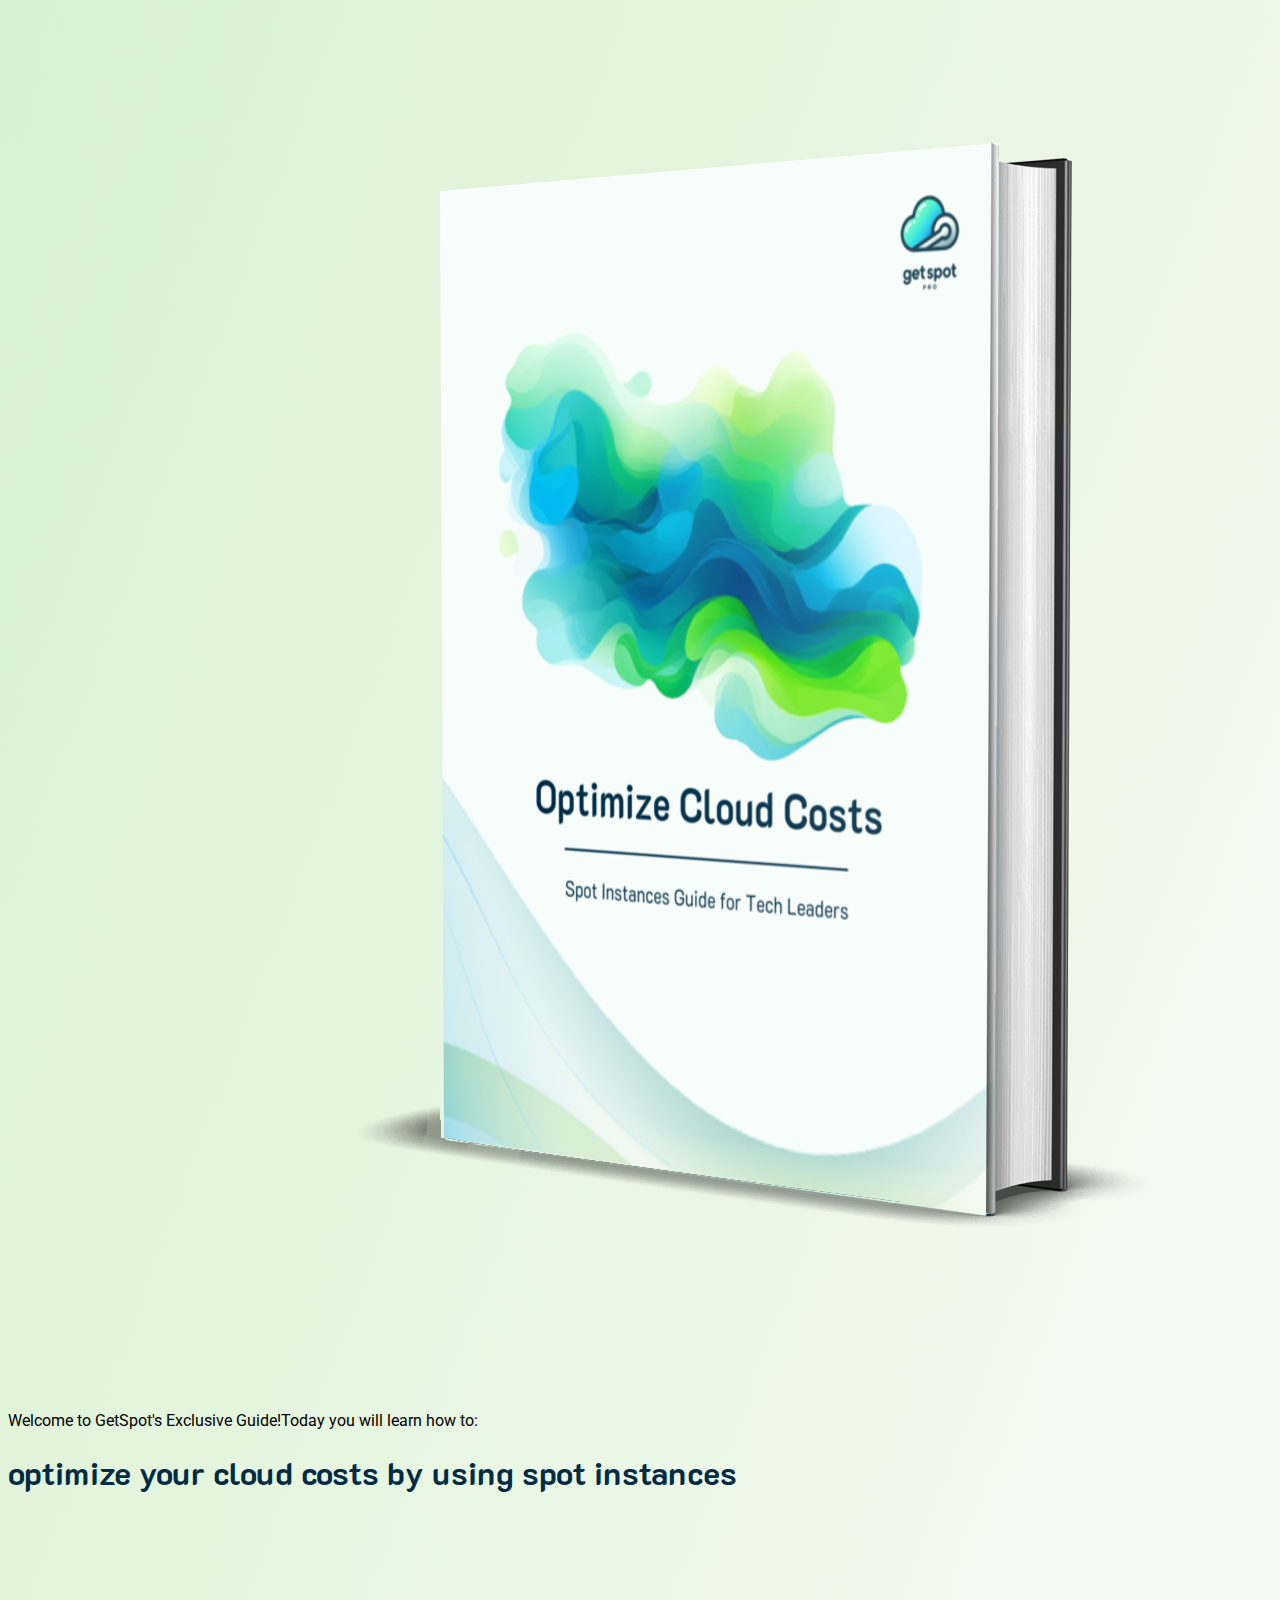
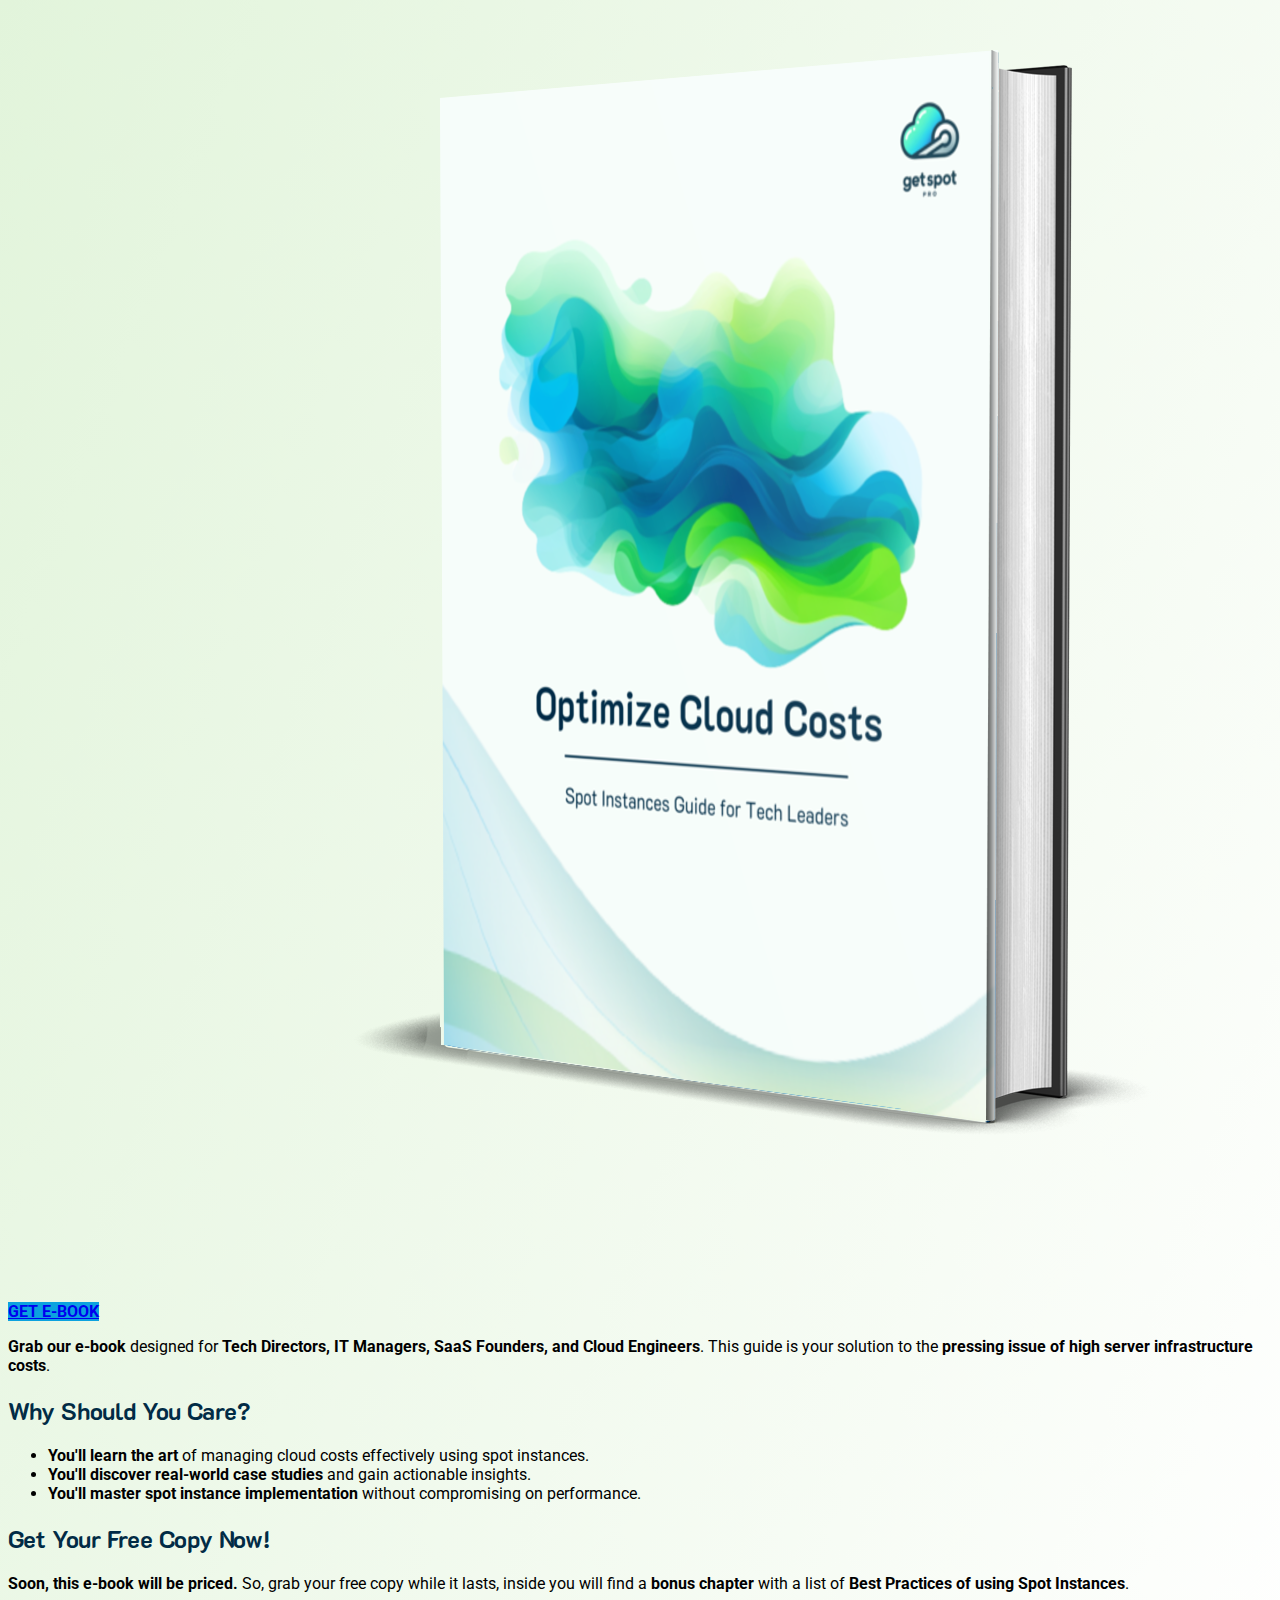
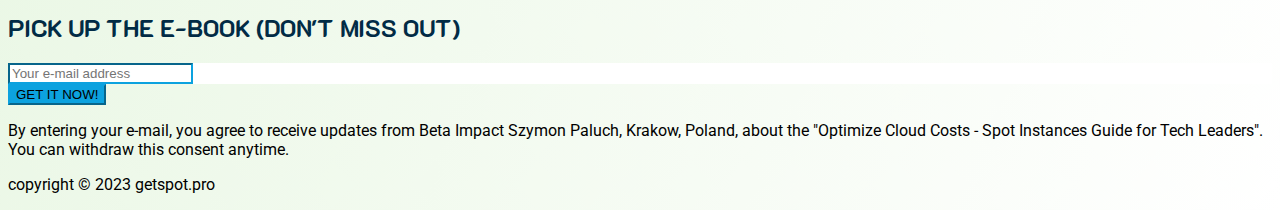
<file: index.html>
<!DOCTYPE html>
<html lang="pl">
  <head>
    <meta charset="UTF-8">
    <title>Optimize Cloud Costs – Spot Instances Guide for Tech Leaders | GetSpot - </title>
    <meta name="viewport" content="width=device-width, initial-scale=1.0">
    <link rel="apple-touch-icon" sizes="180x180" href="/apple-touch-icon.png">
    <link rel="icon" type="image/png" sizes="32x32" href="/img/favicon-32x32.png">
    <link rel="icon" type="image/png" sizes="192x192" href="/img/android-chrome-192x192.png">
    <link rel="icon" type="image/png" sizes="16x16" href="/img/favicon-16x16.png">
    <link rel="manifest" href="/site.webmanifest">
    <link rel="mask-icon" href="/img/safari-pinned-tab.svg" color="#0ca2df">
    <meta name="apple-mobile-web-app-title" content="GetSpot">
    <meta name="application-name" content="GetSpot">
    <meta name="msapplication-TileColor" content="#f6fdfa">
    <meta name="msapplication-TileImage" content="/img/mstile-144x144.png">
    <meta name="theme-color" content="#f6fdfa">
    <link href="https://fonts.googleapis.com/css2?family=Roboto:wght@400;700&family=K2D:wght@400;700&display=swap" rel="stylesheet">
    <!-- Bootstrap CSS -->
    <link href="https://cdn.jsdelivr.net/npm/bootstrap@5.3.2/dist/css/bootstrap.min.css" rel="stylesheet" integrity="sha384-T3c6CoIi6uLrA9TneNEoa7RxnatzjcDSCmG1MXxSR1GAsXEV/Dwwykc2MPK8M2HN" crossorigin="anonymous">
    <!-- Optional: Bootstrap Icons -->
    <link href="https://cdn.jsdelivr.net/npm/bootstrap-icons@1.10.0/font/bootstrap-icons.css" rel="stylesheet">

    <link rel="stylesheet" href="css/styles.css">
    <!-- Meta Pixel Code -->
    <script>
        !function(f,b,e,v,n,t,s)
        {if(f.fbq)return;n=f.fbq=function(){n.callMethod?
        n.callMethod.apply(n,arguments):n.queue.push(arguments)};
        if(!f._fbq)f._fbq=n;n.push=n;n.loaded=!0;n.version='2.0';
        n.queue=[];t=b.createElement(e);t.async=!0;
        t.src=v;s=b.getElementsByTagName(e)[0];
        s.parentNode.insertBefore(t,s)}(window, document,'script',
        'https://connect.facebook.net/en_US/fbevents.js');
        fbq('init', '3516967385287315');
        fbq('track', 'PageView');
    </script>
    <!-- End Meta Pixel Code -->
    <!-- Google tag (gtag.js) -->
    <script async src="https://www.googletagmanager.com/gtag/js?id=G-XL5JF9QCM0"></script>
    <script>
    window.dataLayer = window.dataLayer || [];
    function gtag(){dataLayer.push(arguments);}
    gtag('js', new Date());

    gtag('config', 'G-XL5JF9QCM0');
    </script>
    <!-- Hotjar Tracking Code for GetSpot -->
    <script>
        (function(h,o,t,j,a,r){
            h.hj=h.hj||function(){(h.hj.q=h.hj.q||[]).push(arguments)};
            h._hjSettings={hjid:3699231,hjsv:6};
            a=o.getElementsByTagName('head')[0];
            r=o.createElement('script');r.async=1;
            r.src=t+h._hjSettings.hjid+j+h._hjSettings.hjsv;
            a.appendChild(r);
        })(window,document,'https://static.hotjar.com/c/hotjar-','.js?sv=');
    </script>
  </head>
  <body>
    <!-- Meta Pixel Noscript Code -->
    <noscript>
        <img height="1" width="1" style="display:none"
        src="https://www.facebook.com/tr?id=3516967385287315&ev=PageView&noscript=1"
        />
        <img height="1" width="1" style="display:none"
        src="https://www.facebook.com/tr?id=3516967385287315&ev=CompleteRegistration&noscript=1"
        />
    </noscript>
    <!-- End Meta Pixel NoscriptCode -->
    <header class="pt-2 pt-lg-4">
      <div class="container">
        <div class="row justify-content-lg-between align-items-center flex-lg-row">
            <div class="col-lg-5 col-12 d-none d-lg-block">
                <img src="/img/cover.png" alt="" class="w-100">
            </div>
            <div class="col-lg-7 col-12">
                <p class="my-4 fw-bold text-uppercase fs-5">
                    Welcome to GetSpot's Exclusive Guide!Today you will learn how to:
                </p>
                <h1 class="display-8 text-uppercase mb-4 fs-1 text-center">
                    optimize your cloud costs by&nbsp;using spot instances
                </h1>
                <div class="row flex">
                    <div class="col-lg-5 col-12 d-block d-lg-none">
                        <img src="/img/cover.png" alt="" class="w-50 d-block" style="margin: auto;">
                        <a href="#" id="scroll-arrow" class="scroll-arrow btn btn-primary btn-lg text-uppercase rounded-0">
                            <strong>GET E-BOOK</strong>
                        </a>  
                    </div>
                </div>
                <p class="mt-3 mb-3 fs-5">
                <strong>Grab our e-book</strong> designed for <strong>Tech Directors, IT Managers, SaaS Founders, and Cloud Engineers</strong>. This guide is your solution to the <strong>pressing issue of high server infrastructure costs</strong>.
                </p>         
                <h2 class="mt-lg-3 mb-3 fs-5">
                    Why Should You Care?  
                </h2>
                <ul class="mt-lg-3 mb-3 fs-5">
                    <li><strong>You'll learn the art</strong> of managing cloud costs effectively using spot instances.</li>
                    <li><strong>You'll discover real-world case studies</strong> and gain actionable insights.</li>
                    <li><strong>You'll master spot instance implementation</strong> without compromising on performance.</li>                
                </ul>                
                <h2 class="mt-lg-3 mb-3 fs-5">
                    Get Your Free Copy Now!
                </h2>
                <p class="mt-lg-3 mb-3 fs-5">
                    <strong>Soon, this e-book will be priced.</strong> So, grab your free copy while it lasts, inside you will find a <strong>bonus chapter</strong> with a list of <strong>Best Practices of using Spot Instances</strong>.
                </p>
                
                
                <h2 class="my-4 fs-3 fw-bold text-uppercase text-center">
                    PICK UP THE E-BOOK (DON'T MISS OUT)
                </h2>
                <div class="row mb-4">
                <div id="mlb2-8597739" class="ml-form-embedContainer ml-subscribe-form ml-subscribe-form-8597739 col-sm-12">
                    <form action="https://assets.mailerlite.com/jsonp/500457/forms/102277418700506732/subscribe" data-code="" method="post" target="_blank" class="d-flex ml-block-form">
                    <div class="input-group rounded-0 border-0 form-primary">
                        <div class="input-group-text rounded-0 border-end-0  ps-4 pe-2 form-primary"></div>
                        <input type="email" placeholder="Your e-mail address" class="form-control border-start-0 rounded-0 ps-1 form-primary" required="required"  data-inputmask="" name="fields[email]"  autocomplete="email">
                        <input type="hidden" name="ml-submit" value="1">
                    </div>
                    <button type="submit" class="btn btn-primary rounded-0 text-uppercase">GET IT NOW!</button>
                    </form>
                </div>
                </div>
                <p class="mb-0 fs-6">
                    By entering your e-mail, you agree to receive updates from Beta Impact Szymon Paluch, Krakow, Poland, about the "Optimize Cloud Costs - Spot Instances Guide for Tech Leaders". You can withdraw this consent anytime.
                </p>
          </div>
        </div>
      </div>
    </header>
    <footer class="pb-md-4 py-2 text-center ">
      <div class="container">
        <div class="my-2 border-bottom border-dark-3"></div>
        <p class="fs-5 mb-0">
          copyright © 2023 getspot.pro
        </p>
      </div>
    </footer>
    <script>
        function ml_webform_success_8597739() {
            try {
                window.top.location.href = 'https://getspot.pro/thank-you';
            } catch (e) {
                window.location.href = 'https://getspot.pro/thank-you';
            }
        }
    </script>


    <script src="https://groot.mailerlite.com/js/w/webforms.min.js?v1f25ee4b05f240a833e02c19975434a4" type="text/javascript"></script>
    <script>
        fetch("https://assets.mailerlite.com/jsonp/500457/forms/102277418700506732/takel")
    </script>

    <!-- Bootstrap JS & Popper.js -->
    <script src="https://cdn.jsdelivr.net/npm/bootstrap@5.3.2/dist/js/bootstrap.bundle.min.js" integrity="sha384-C6RzsynM9kWDrMNeT87bh95OGNyZPhcTNXj1NW7RuBCsyN/o0jlpcV8Qyq46cDfL" crossorigin="anonymous"></script>
    <script src="js/script.js" defer></script>
  </body>
</html>
</file>
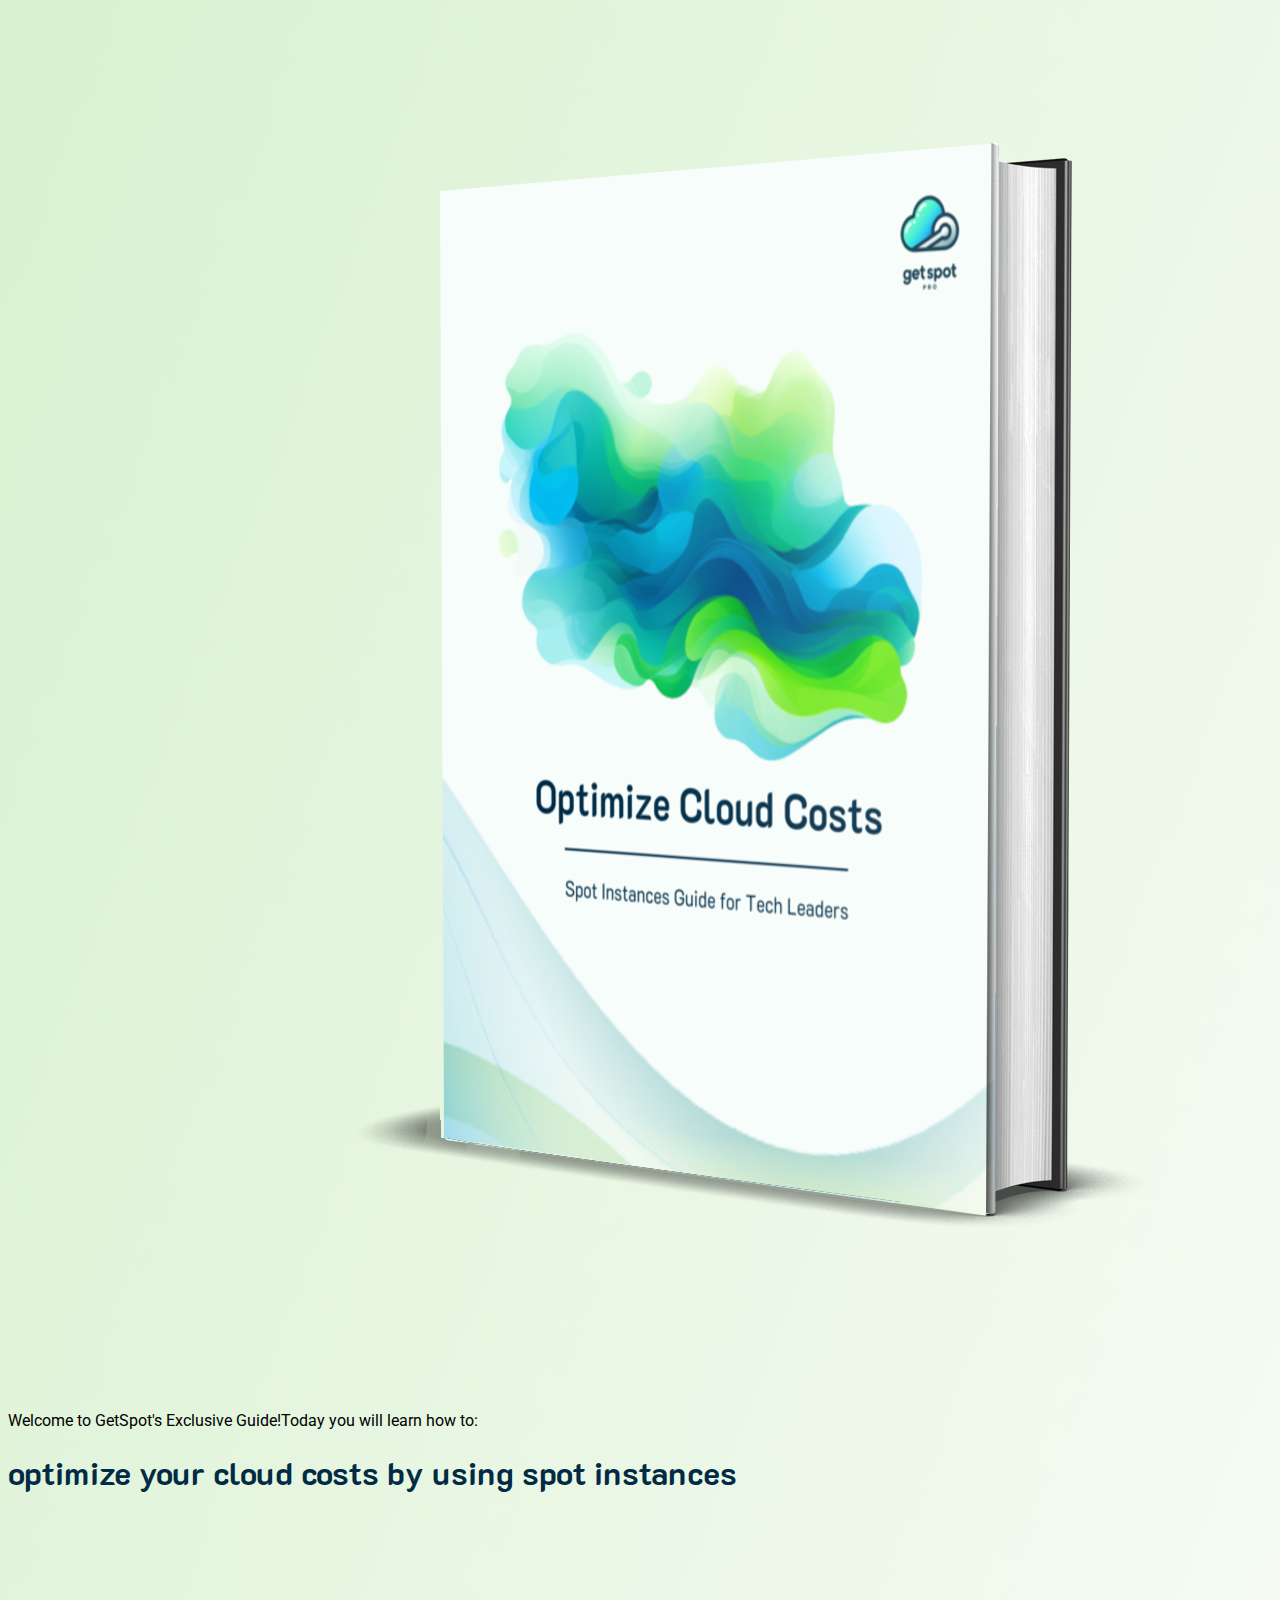
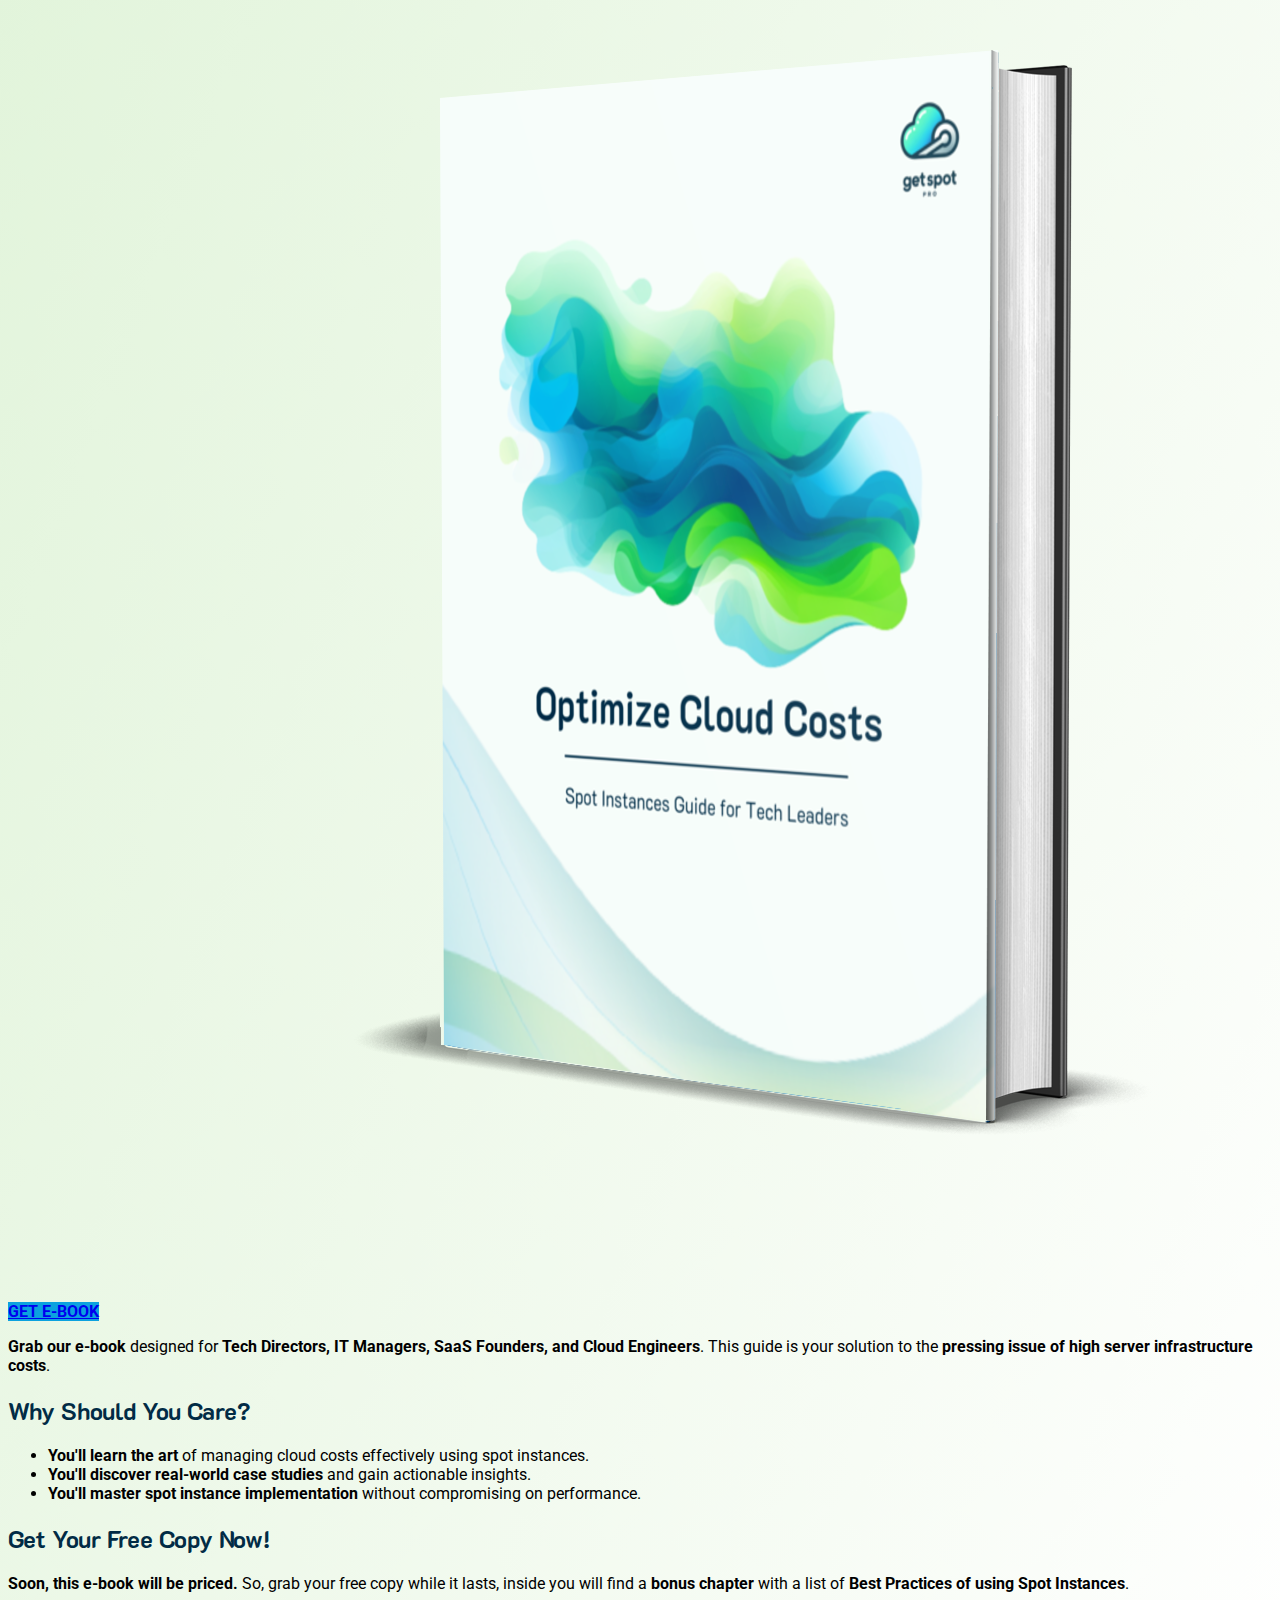
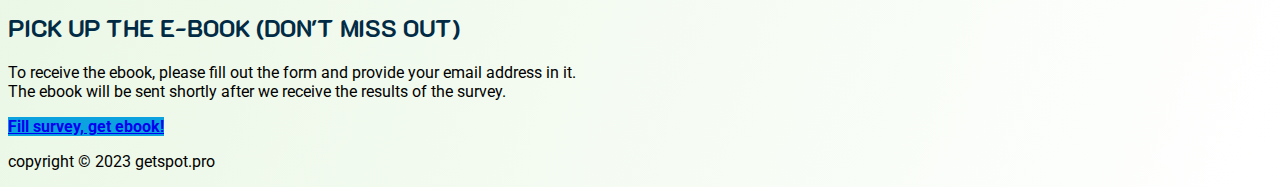
<file: ebook.html>
<!DOCTYPE html>
<html lang="pl">
  <head>
    <meta charset="UTF-8">
    <title>Optimize Cloud Costs – Spot Instances Guide for Tech Leaders | GetSpot - </title>
    <meta name="viewport" content="width=device-width, initial-scale=1.0">
    <link rel="apple-touch-icon" sizes="180x180" href="/apple-touch-icon.png">
    <link rel="icon" type="image/png" sizes="32x32" href="/img/favicon-32x32.png">
    <link rel="icon" type="image/png" sizes="192x192" href="/img/android-chrome-192x192.png">
    <link rel="icon" type="image/png" sizes="16x16" href="/img/favicon-16x16.png">
    <link rel="manifest" href="/site.webmanifest">
    <link rel="mask-icon" href="/img/safari-pinned-tab.svg" color="#0ca2df">
    <meta name="apple-mobile-web-app-title" content="GetSpot">
    <meta name="application-name" content="GetSpot">
    <meta name="msapplication-TileColor" content="#f6fdfa">
    <meta name="msapplication-TileImage" content="/img/mstile-144x144.png">
    <meta name="theme-color" content="#f6fdfa">
    <link href="https://fonts.googleapis.com/css2?family=Roboto:wght@400;700&family=K2D:wght@400;700&display=swap" rel="stylesheet">
    <!-- Bootstrap CSS -->
    <link href="https://cdn.jsdelivr.net/npm/bootstrap@5.3.2/dist/css/bootstrap.min.css" rel="stylesheet" integrity="sha384-T3c6CoIi6uLrA9TneNEoa7RxnatzjcDSCmG1MXxSR1GAsXEV/Dwwykc2MPK8M2HN" crossorigin="anonymous">
    <!-- Optional: Bootstrap Icons -->
    <link href="https://cdn.jsdelivr.net/npm/bootstrap-icons@1.10.0/font/bootstrap-icons.css" rel="stylesheet">

    <link rel="stylesheet" href="css/styles.css">
    <!-- Meta Pixel Code -->
    <script>
        !function(f,b,e,v,n,t,s)
        {if(f.fbq)return;n=f.fbq=function(){n.callMethod?
        n.callMethod.apply(n,arguments):n.queue.push(arguments)};
        if(!f._fbq)f._fbq=n;n.push=n;n.loaded=!0;n.version='2.0';
        n.queue=[];t=b.createElement(e);t.async=!0;
        t.src=v;s=b.getElementsByTagName(e)[0];
        s.parentNode.insertBefore(t,s)}(window, document,'script',
        'https://connect.facebook.net/en_US/fbevents.js');
        fbq('init', '3516967385287315');
        fbq('track', 'PageView');
        
        // Ensure the DOM is fully loaded before attaching the event listener
        document.addEventListener('DOMContentLoaded', function() {
            // Check if element exists
            var registerLink = document.getElementById('registerLink');
            if (registerLink) {
                registerLink.addEventListener('click', function(event) {
                     // Prevent the link from immediately redirecting
                    event.preventDefault();

                    // Track the CompleteRegistration event
                    fbq('track', 'CompleteRegistration');

                    // Delay the redirection by a short amount of time, e.g., 100ms
                    setTimeout(function() {
                        window.location = registerLink.href;
                    }, 1000);
                });
            }
        });
    </script>
    <!-- End Meta Pixel Code -->
    <!-- Google tag (gtag.js) -->
    <script async src="https://www.googletagmanager.com/gtag/js?id=G-XL5JF9QCM0"></script>
    <script>
    window.dataLayer = window.dataLayer || [];
    function gtag(){dataLayer.push(arguments);}
    gtag('js', new Date());

    gtag('config', 'G-XL5JF9QCM0');
    </script>
    <!-- Hotjar Tracking Code for GetSpot -->
    <script>
        (function(h,o,t,j,a,r){
            h.hj=h.hj||function(){(h.hj.q=h.hj.q||[]).push(arguments)};
            h._hjSettings={hjid:3699231,hjsv:6};
            a=o.getElementsByTagName('head')[0];
            r=o.createElement('script');r.async=1;
            r.src=t+h._hjSettings.hjid+j+h._hjSettings.hjsv;
            a.appendChild(r);
        })(window,document,'https://static.hotjar.com/c/hotjar-','.js?sv=');
    </script>
  </head>
  <body>
    <!-- Meta Pixel Noscript Code -->
    <noscript>
        <img height="1" width="1" style="display:none"
        src="https://www.facebook.com/tr?id=3516967385287315&ev=PageView&noscript=1"
        />
        <img height="1" width="1" style="display:none"
        src="https://www.facebook.com/tr?id=3516967385287315&ev=CompleteRegistration&noscript=1"
        />
    </noscript>
    <!-- End Meta Pixel NoscriptCode -->
    <header class="pt-2 pt-lg-4">
      <div class="container">
        <div class="row justify-content-lg-between align-items-center flex-lg-row">
            <div class="col-lg-5 col-12 d-none d-lg-block">
                <img src="/img/cover.png" alt="" class="w-100">
            </div>
            <div class="col-lg-7 col-12">
                <p class="my-4 fw-bold text-uppercase fs-5">
                    Welcome to GetSpot's Exclusive Guide!Today you will learn how to:
                </p>
                <h1 class="display-8 text-uppercase mb-4 fs-1 text-center">
                    optimize your cloud costs by&nbsp;using spot instances
                </h1>
                <div class="row flex">
                    <div class="col-lg-5 col-12 d-block d-lg-none">
                        <img src="/img/cover.png" alt="" class="w-50 d-block" style="margin: auto;">
                        <a href="#" id="scroll-arrow" class="scroll-arrow btn btn-primary btn-lg text-uppercase rounded-0">
                            <strong>GET E-BOOK</strong>
                        </a>  
                    </div>
                </div>
                <p class="mt-3 mb-3 fs-5">
                <strong>Grab our e-book</strong> designed for <strong>Tech Directors, IT Managers, SaaS Founders, and Cloud Engineers</strong>. This guide is your solution to the <strong>pressing issue of high server infrastructure costs</strong>.
                </p>         
                <h2 class="mt-lg-3 mb-3 fs-5">
                    Why Should You Care?  
                </h2>
                <ul class="mt-lg-3 mb-3 fs-5">
                    <li><strong>You'll learn the art</strong> of managing cloud costs effectively using spot instances.</li>
                    <li><strong>You'll discover real-world case studies</strong> and gain actionable insights.</li>
                    <li><strong>You'll master spot instance implementation</strong> without compromising on performance.</li>                
                </ul>                
                <h2 class="mt-lg-3 mb-3 fs-5">
                    Get Your Free Copy Now!
                </h2>
                <p class="mt-lg-3 mb-3 fs-5">
                    <strong>Soon, this e-book will be priced.</strong> So, grab your free copy while it lasts, inside you will find a <strong>bonus chapter</strong> with a list of <strong>Best Practices of using Spot Instances</strong>.
                </p>

                <h2 class="my-4 fs-3 fw-bold text-uppercase text-center">
                    PICK UP THE E-BOOK (DON'T MISS OUT)
                </h2>
                <p class="mt-lg-3 mb-3 fs-5">
                    To receive the ebook, please fill out the form and provide your email address in it.<br />The ebook will be sent shortly after we receive the results of the survey.
                </p>
                <div class="mb-3 text-center">
                    <a href="https://forms.gle/2jZw4L14gmBQrRJU9" target="_blank" id="registerLink" class="scroll-arrow btn btn-primary btn-lg text-uppercase rounded-0">
                        <strong>Fill survey, get ebook!</strong>
                    </a> 
                </div>
            </div>   
        </div>
      </div>
    </header>
    <footer class="pb-md-4 py-2 text-center ">
      <div class="container">
        <div class="my-2 border-bottom border-dark-3"></div>
        <p class="fs-5 mb-0">
          copyright © 2023 getspot.pro
        </p>
      </div>
    </footer>
    <script>
        function ml_webform_success_8597739() {
            try {
                window.top.location.href = 'https://getspot.pro/thank-you';
            } catch (e) {
                window.location.href = 'https://getspot.pro/thank-you';
            }
        }
    </script>


    <script src="https://groot.mailerlite.com/js/w/webforms.min.js?v1f25ee4b05f240a833e02c19975434a4" type="text/javascript"></script>
    <script>
        fetch("https://assets.mailerlite.com/jsonp/500457/forms/102277418700506732/takel")
    </script>

    <!-- Bootstrap JS & Popper.js -->
    <script src="https://cdn.jsdelivr.net/npm/bootstrap@5.3.2/dist/js/bootstrap.bundle.min.js" integrity="sha384-C6RzsynM9kWDrMNeT87bh95OGNyZPhcTNXj1NW7RuBCsyN/o0jlpcV8Qyq46cDfL" crossorigin="anonymous"></script>
    <script src="js/script.js" defer></script>
  </body>
</html>
</file>
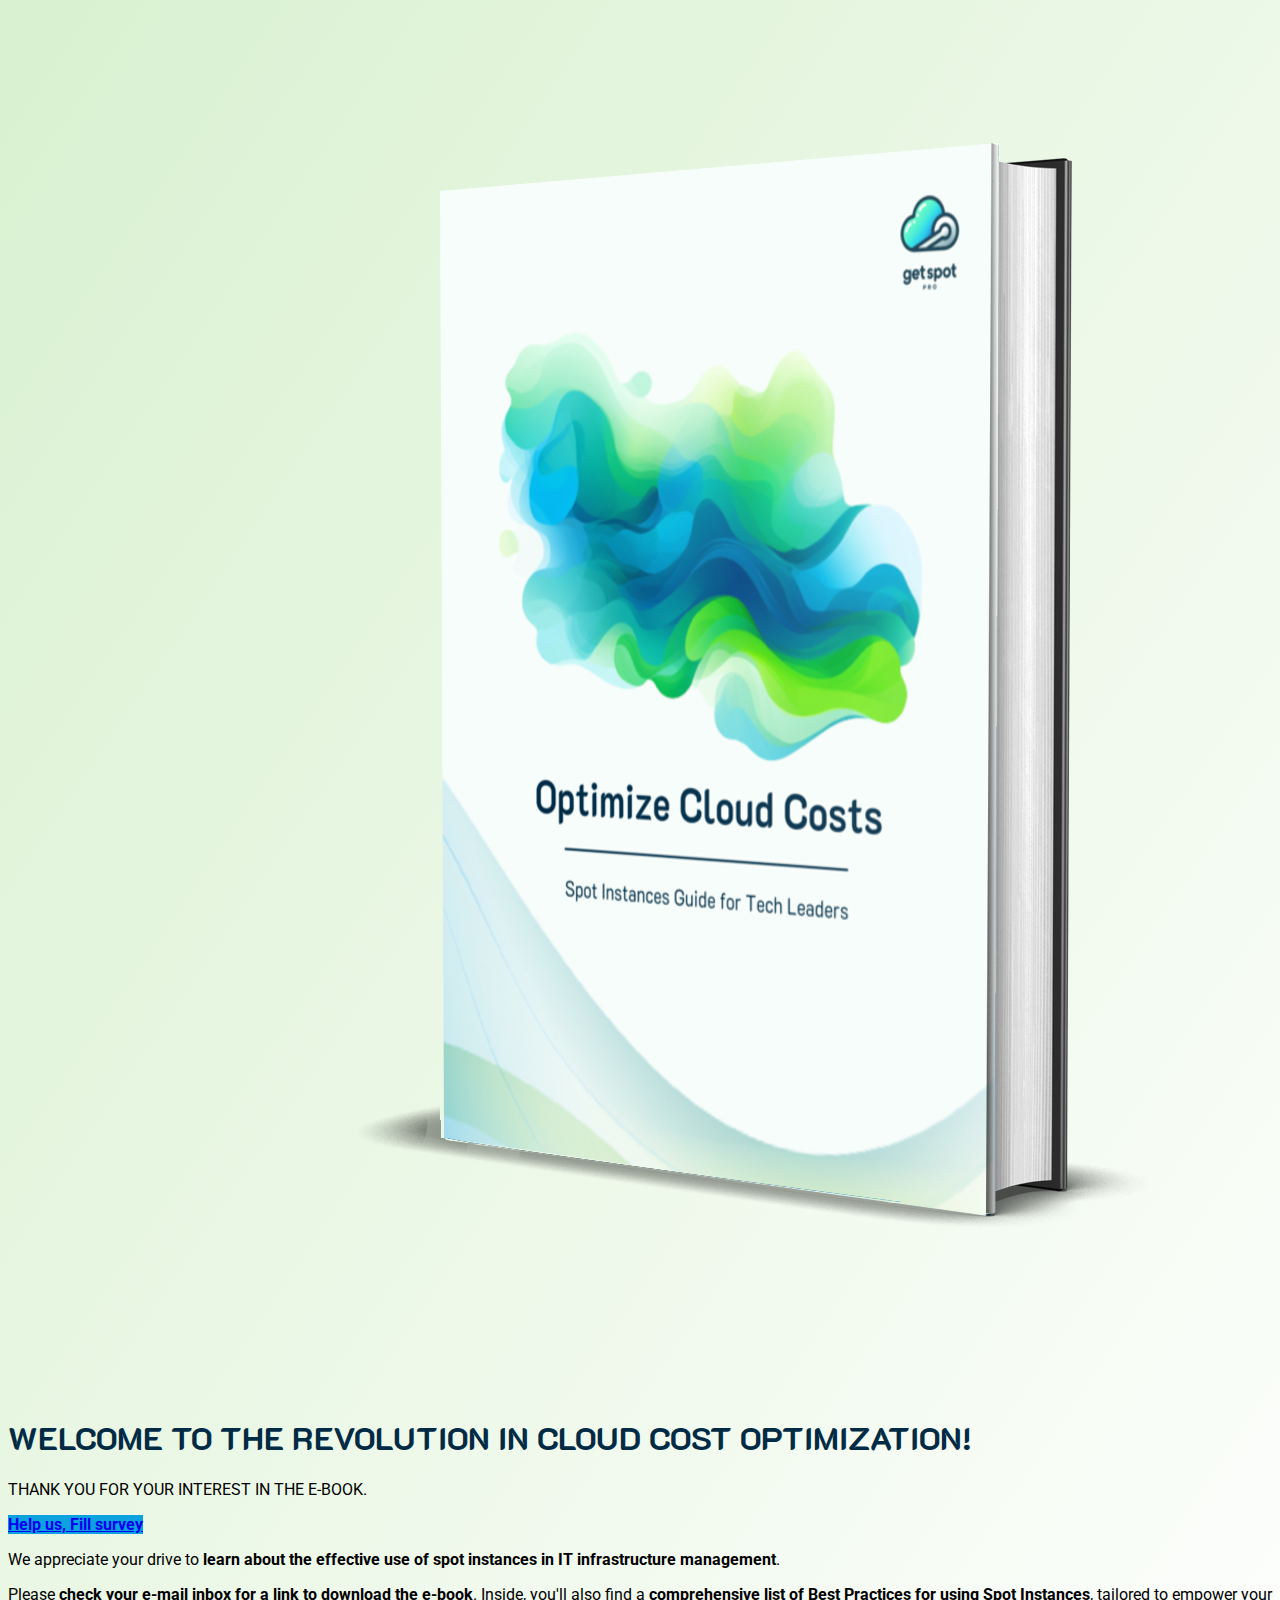
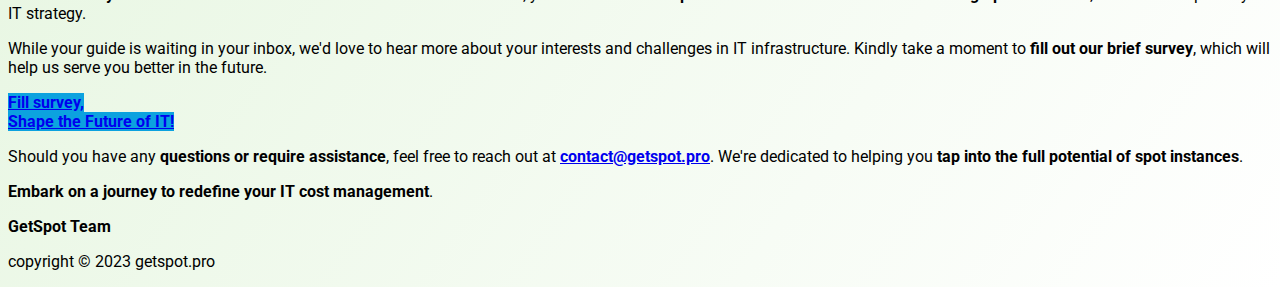
<file: thank-you.html>
<!DOCTYPE html>
<html lang="pl">
  <head>
    <meta charset="UTF-8">
    <title>Optimize Cloud Costs – Spot Instances Guide for Tech Leaders | GetSpot - </title>
    <meta name="viewport" content="width=device-width, initial-scale=1.0">
    <link rel="apple-touch-icon" sizes="180x180" href="/apple-touch-icon.png">
    <link rel="icon" type="image/png" sizes="32x32" href="/img/favicon-32x32.png">
    <link rel="icon" type="image/png" sizes="192x192" href="/img/android-chrome-192x192.png">
    <link rel="icon" type="image/png" sizes="16x16" href="/img/favicon-16x16.png">
    <link rel="manifest" href="/site.webmanifest">
    <link rel="mask-icon" href="/img/safari-pinned-tab.svg" color="#0ca2df">
    <meta name="apple-mobile-web-app-title" content="GetSpot">
    <meta name="application-name" content="GetSpot">
    <meta name="msapplication-TileColor" content="#f6fdfa">
    <meta name="msapplication-TileImage" content="/img/mstile-144x144.png">
    <meta name="theme-color" content="#f6fdfa">
    <link href="https://fonts.googleapis.com/css2?family=Roboto:wght@400;700&family=K2D:wght@400;700&display=swap" rel="stylesheet">
    <!-- Bootstrap CSS -->
    <link href="https://cdn.jsdelivr.net/npm/bootstrap@5.3.2/dist/css/bootstrap.min.css" rel="stylesheet" integrity="sha384-T3c6CoIi6uLrA9TneNEoa7RxnatzjcDSCmG1MXxSR1GAsXEV/Dwwykc2MPK8M2HN" crossorigin="anonymous">
    <!-- Optional: Bootstrap Icons -->
    <link href="https://cdn.jsdelivr.net/npm/bootstrap-icons@1.10.0/font/bootstrap-icons.css" rel="stylesheet">

    <link rel="stylesheet" href="css/styles.css">

    <!-- Meta Pixel Code -->
    <script>
        !function(f,b,e,v,n,t,s)
        {if(f.fbq)return;n=f.fbq=function(){n.callMethod?
        n.callMethod.apply(n,arguments):n.queue.push(arguments)};
        if(!f._fbq)f._fbq=n;n.push=n;n.loaded=!0;n.version='2.0';
        n.queue=[];t=b.createElement(e);t.async=!0;
        t.src=v;s=b.getElementsByTagName(e)[0];
        s.parentNode.insertBefore(t,s)}(window, document,'script',
        'https://connect.facebook.net/en_US/fbevents.js');
        fbq('init', '3516967385287315');
        fbq('track', 'PageView');
        fbq('track', 'CompleteRegistration'); 
    </script>
    <!-- End Meta Pixel Code -->
    <!-- Google tag (gtag.js) -->
    <script async src="https://www.googletagmanager.com/gtag/js?id=G-XL5JF9QCM0"></script>
    <script>
    window.dataLayer = window.dataLayer || [];
    function gtag(){dataLayer.push(arguments);}
    gtag('js', new Date());

    gtag('config', 'G-XL5JF9QCM0');
    gtag('event', 'generate_lead', {'method': 'email_form'});
    </script>
    <!-- Hotjar Tracking Code for GetSpot -->
    <script>
        (function(h,o,t,j,a,r){
            h.hj=h.hj||function(){(h.hj.q=h.hj.q||[]).push(arguments)};
            h._hjSettings={hjid:3699231,hjsv:6};
            a=o.getElementsByTagName('head')[0];
            r=o.createElement('script');r.async=1;
            r.src=t+h._hjSettings.hjid+j+h._hjSettings.hjsv;
            a.appendChild(r);
        })(window,document,'https://static.hotjar.com/c/hotjar-','.js?sv=');
    </script>
  </head>
  <body>
    <!-- Meta Pixel Noscript Code -->
    <noscript>
        <img height="1" width="1" style="display:none"
        src="https://www.facebook.com/tr?id=3516967385287315&ev=PageView&noscript=1"
        />
    </noscript>
    <!-- End Meta Pixel NoscriptCode -->
    <header class="pt-2 pt-lg-4">
    <div class="container">
        <div class="row justify-content-lg-between align-items-center flex-lg-row">
            <div class="col-lg-5 col-12 d-none d-lg-block">
                <img src="/img/cover.png" alt="" class="w-100">
            </div>
        
            <div class="col-lg-7 col-12">
                <h1 class="display-8 text-uppercase my-4 fs-1 text-center">
                    WELCOME TO THE REVOLUTION IN CLOUD COST OPTIMIZATION!
               </h1>
                <p class="my-3 fw-bold text-uppercase fs-3">
                    THANK YOU FOR YOUR INTEREST IN THE E-BOOK.
                </p>
                
                <div class="col-lg-5 col-12 d-block d-lg-none">
                    <a href="https://forms.gle/2jZw4L14gmBQrRJU9" target="_blank" class="scroll-arrow btn btn-primary btn-lg text-uppercase rounded-0">
                        <strong>Help us, Fill survey</strong>
                    </a>  
                </div>
                <p class="mt-3 mb-3 fs-5">
                    We appreciate your drive to <strong>learn about the effective use of spot instances in IT infrastructure management</strong>.
                </p>
                <p class="mt-lg-3 mb-3 fs-5">
                    Please <strong>check your e-mail inbox for a link to download the e-book</strong>. Inside, you'll also find a <strong>comprehensive list of Best Practices for using Spot Instances</strong>, tailored to empower your IT strategy.
                </p>
                <p class="mt-lg-3 mb-3 fs-5">
                    While your guide is waiting in your inbox, we'd love to hear more about your interests and challenges in IT infrastructure. Kindly take a moment to <strong>fill out our brief survey</strong>, which will help us serve you better in the future.
                </p>                
                <div class="mt-lg-3 mb-3 text-center">
                    <a href="https://forms.gle/2jZw4L14gmBQrRJU9" target="_blank" class="btn btn-primary btn-lg rounded-0 text-uppercase">
                        <strong>Fill survey,<br />Shape the Future of IT!</strong>
                    </a>
                </div>
                <p class="mt-lg-3 mb-3 fs-5"> 
                    Should you have any <strong>questions or require assistance</strong>, feel free to reach out at <a href="mailto:kontakt@getspot.pro"><strong>contact@getspot.pro</strong></a>. We're dedicated to helping you <strong>tap into the full potential of spot instances</strong>.
                </p>
                <p class="mt-lg-3 mb-3 fs-5">
                    <strong>Embark on a journey to redefine your IT cost management</strong>.
                </p>                
                <p class="mt-6 mb-4 fs-5 fw-bold text-uppercase">
                    <strong>GetSpot Team</strong>
                </p>
            </div>
        </div>
    </div>
    </header>
    <footer class="pb-md-4 py-2 text-center ">
      <div class="container">
        <div class="my-2 border-bottom border-dark-3"></div>
        <p class="fs-5 mb-0">
          copyright © 2023 getspot.pro
        </p>
      </div>
    </footer>

    <!-- Bootstrap JS & Popper.js -->
    <script src="https://cdn.jsdelivr.net/npm/bootstrap@5.3.2/dist/js/bootstrap.bundle.min.js" integrity="sha384-C6RzsynM9kWDrMNeT87bh95OGNyZPhcTNXj1NW7RuBCsyN/o0jlpcV8Qyq46cDfL" crossorigin="anonymous"></script>
    <script src="js/script.js" defer></script>
  </body>
</html>
</file>
<file: css/styles.css>
/* Existing styles */
::selection {
    background: #53F5C5;
  }

/* New styles for body text and headings */
body {
    font-family: 'Roboto', sans-serif;
    color: #000000;
    background: rgb(217,241,208);
    background: -moz-linear-gradient(to right bottom, #d9f1d0 0%, rgba(255,255,255,1) 100%);
    background: -webkit-linear-gradient(to right bottom, rgba(217,241,208,1) 0%, rgba(255,255,255,1) 100%);
    background: linear-gradient(to right bottom, rgba(217,241,208,1) 0%, rgba(255,255,255,1) 100%);
    filter: progid:DXImageTransform.Microsoft.gradient(startColorstr="#d9f1d0",endColorstr="#ffffff",GradientType=1);
    min-height: 100vh;
    font-size: 1rem; /* This sets the font size to the default root size, which is typically 16px in most browsers. */
}

h1, h2, h3, h4, h5, h6 {
    font-family: 'K2D', sans-serif;
    color: #012b45;
    font-weight: bold;  /* Making headings bold */
}



/* Show the arrow on screens smaller than 992px */
@media screen and (max-width: 991px) {
    .scroll-arrow {
        display: block;
    }
}

.scroll-arrow .arrow {
    display: inline-block;
    width: 20px;
    height: 20px;
    margin: 0px;
    transform: translate(0, -10px) rotateZ(45deg);
    border-bottom: 4px solid #53F5C5;
    border-right: 4px solid #53F5C5;
}

.read-more {
    font-size: 1em;
    margin-bottom: 0.25em;
    color: #53F5C5;
}

@keyframes pulse {
    0% { transform: translate(-50%, 0); }
    50% { transform: translate(-50%, -10px); }
    100% { transform: translate(-50%, 0); }
}

.btn-primary {
    background-color: #0CA2DF;
    border-color: #0CA2DF;
}

.btn-primary:hover {
    background-color: #53F5C5;
    border-color: #53F5C5;
}

.form-primary {
    background-color: #ffffff;
    border-color: #0CA2DF;
}

.form-control:focus {
    outline: none;
    box-shadow: none; /* In case there's a box-shadow being applied */
}
</file>
